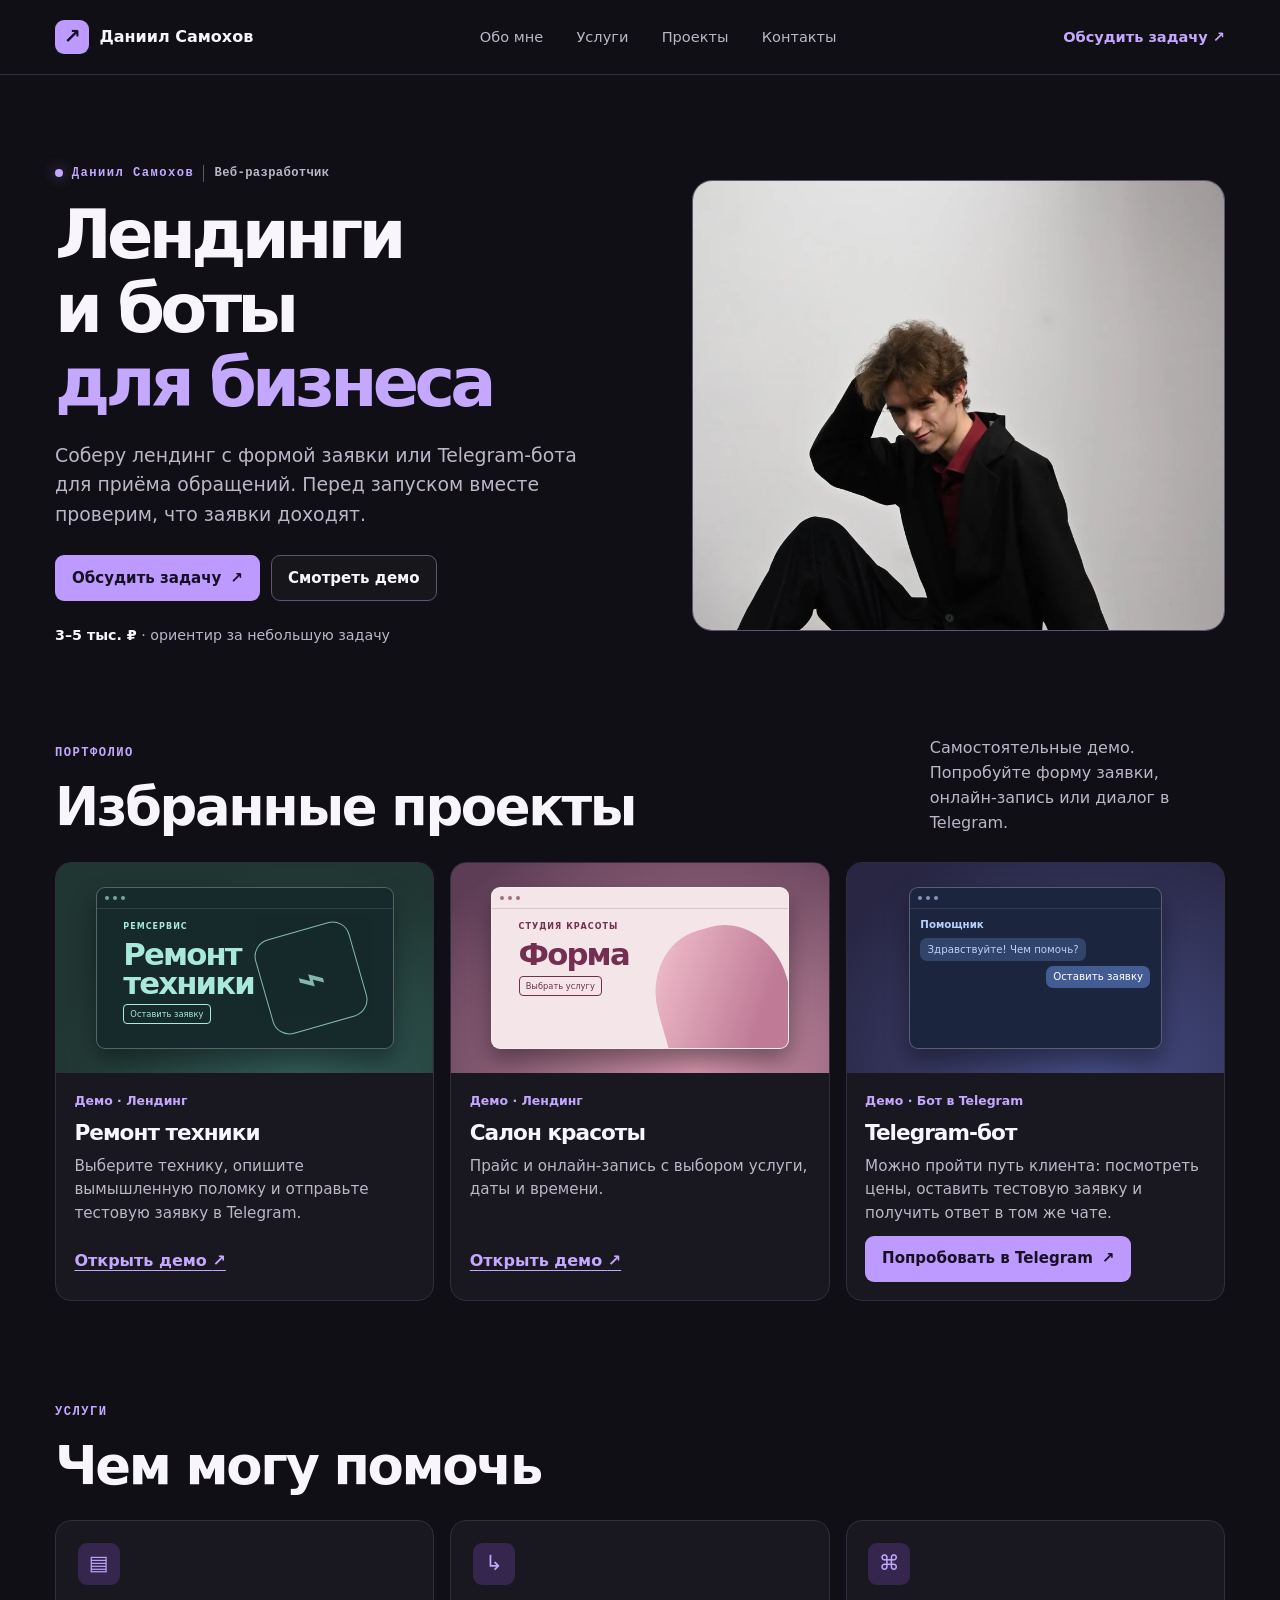
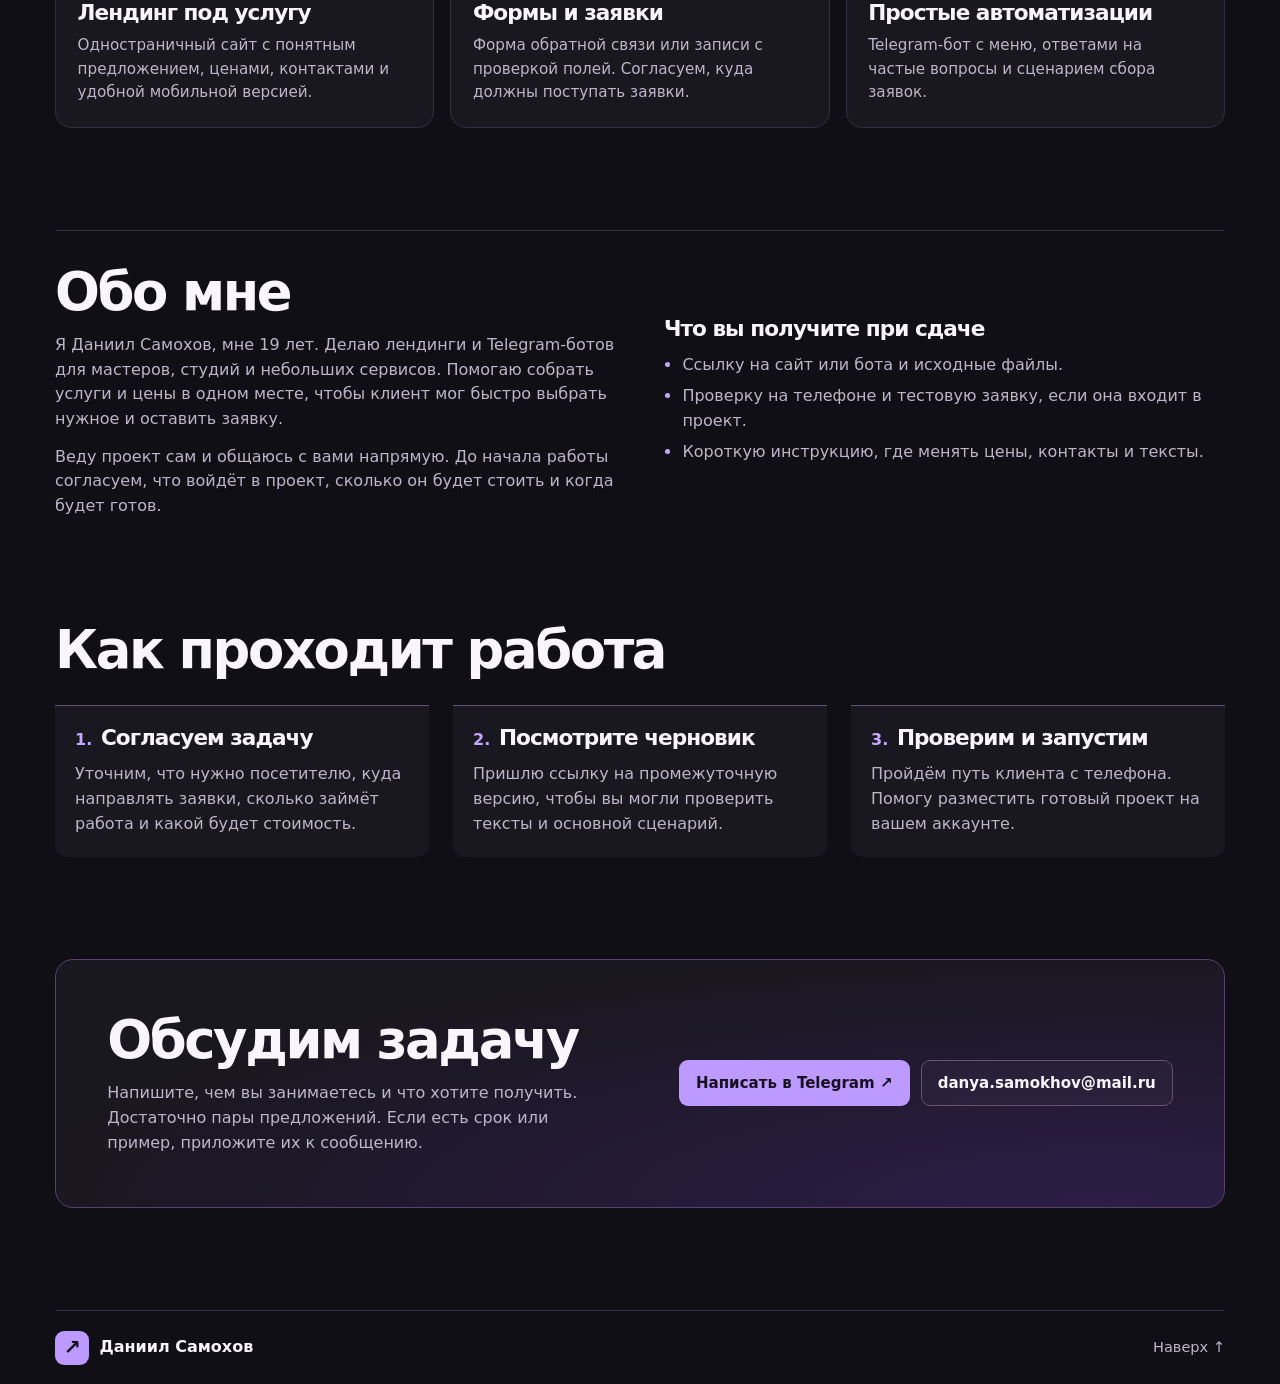
<file: index.html>
<!doctype html>
<html lang="ru">
<head>
  <meta charset="utf-8">
  <meta name="viewport" content="width=device-width, initial-scale=1">
  <meta name="description" content="Даниил Самохов, веб-разработчик. Лендинги, формы заявок и Telegram-боты для малого бизнеса. Демо проектов и контакты.">
  <meta name="theme-color" content="#100f15">
  <link rel="icon" type="image/png" href="assets/favicon.png">
  <title>Даниил Самохов — веб-разработчик</title>
  <link rel="stylesheet" href="assets/style.css">
  <script src="assets/contacts.js" defer></script>
  <script src="assets/site.js" defer></script>
</head>
<body id="top">
  <a class="skip" href="#main">Перейти к содержимому</a>
  <header class="header">
    <div class="wrap header-inner">
      <a class="brand" href="#top"><span class="brand-icon" aria-hidden="true">↗</span><span data-brand>Даниил Самохов</span></a>
      <nav aria-label="Основная навигация">
        <a href="#about">Обо мне</a><a href="#services">Услуги</a><a href="#projects">Проекты</a><a href="#contact">Контакты</a>
      </nav>
      <a class="header-cta" href="#contact">Обсудить задачу <span aria-hidden="true">↗</span></a>
    </div>
  </header>
  <main id="main" tabindex="-1">
    <section class="hero wrap" aria-labelledby="intro">
      <div class="hero-copy">
        <p class="eyebrow hero-identity"><span class="dot" aria-hidden="true"></span><span data-brand>Даниил Самохов</span><span class="hero-role">Веб-разработчик</span></p>
        <h1 id="intro">Лендинги и боты <em>для бизнеса</em></h1>
        <p>Соберу лендинг с формой заявки или Telegram-бота для приёма обращений. Перед запуском вместе проверим, что заявки доходят.</p>
        <div class="actions"><a class="button primary" href="#contact">Обсудить задачу <span aria-hidden="true">↗</span></a><a class="button secondary" href="#projects">Смотреть демо</a></div>
        <p class="budget"><strong>3–5 тыс. ₽</strong> <span>· ориентир за небольшую задачу</span></p>
      </div>
      <div class="hero-portrait">
        <img src="assets/daniil-samokhov.webp" alt="Даниил Самохов" width="933" height="1400" fetchpriority="high">
      </div>
    </section>

    <section class="wrap section" id="projects" aria-labelledby="project-title">
      <div class="section-head"><div><p class="eyebrow">ПОРТФОЛИО</p><h2 id="project-title">Избранные проекты</h2></div><p>Самостоятельные демо. Попробуйте форму заявки, онлайн-запись или диалог в Telegram.</p></div>
      <div class="projects">
        <article class="project">
          <div class="preview repair-preview" aria-hidden="true"><div class="mini-window"><div class="mini-toolbar"><i></i><i></i><i></i></div><div class="mini-content"><span class="mini-label">РЕМСЕРВИС</span><strong>Ремонт<br>техники</strong><span class="mini-button">Оставить заявку</span></div><span class="mini-shape">⌁</span></div></div>
          <div class="project-copy"><p class="status">Демо · Лендинг</p><h3>Ремонт техники</h3><p>Выберите технику, опишите вымышленную поломку и отправьте тестовую заявку в Telegram.</p><a href="demos/repair.html">Открыть демо <span aria-hidden="true">↗</span><span class="sr-only"> ремонта техники</span></a></div>
        </article>
        <article class="project">
          <div class="preview beauty-preview" aria-hidden="true"><div class="mini-window"><div class="mini-toolbar"><i></i><i></i><i></i></div><div class="mini-content"><span class="mini-label">СТУДИЯ КРАСОТЫ</span><strong>Форма</strong><span class="mini-button">Выбрать услугу</span></div><span class="mini-shape"></span></div></div>
          <div class="project-copy"><p class="status">Демо · Лендинг</p><h3>Салон красоты</h3><p>Прайс и онлайн-запись с выбором услуги, даты и времени.</p><a href="demos/beauty.html">Открыть демо <span aria-hidden="true">↗</span><span class="sr-only"> салона красоты</span></a></div>
        </article>
        <article class="project">
          <div class="preview bot-preview" aria-hidden="true"><div class="mini-window chat-window"><div class="mini-toolbar"><i></i><i></i><i></i></div><div class="mini-chat"><b>Помощник</b><span>Здравствуйте! Чем помочь?</span><span>Оставить заявку</span></div></div></div>
          <div class="project-copy"><p class="status">Демо · Бот в Telegram</p><h3>Telegram-бот</h3><p>Можно пройти путь клиента: посмотреть цены, оставить тестовую заявку и получить ответ в том же чате.</p><a class="button primary" href="https://t.me/DemoBot2007_bot">Попробовать в Telegram <span aria-hidden="true">↗</span></a></div>
        </article>
      </div>
    </section>

    <section class="wrap section" id="services" aria-labelledby="service-title">
      <div class="section-head"><div><p class="eyebrow">УСЛУГИ</p><h2 id="service-title">Чем могу помочь</h2></div></div>
      <div class="service-grid">
        <article><span class="service-icon" aria-hidden="true">▤</span><h3>Лендинг под услугу</h3><p>Одностраничный сайт с понятным предложением, ценами, контактами и удобной мобильной версией.</p></article>
        <article><span class="service-icon" aria-hidden="true">↳</span><h3>Формы и заявки</h3><p>Форма обратной связи или записи с проверкой полей. Согласуем, куда должны поступать заявки.</p></article>
        <article><span class="service-icon" aria-hidden="true">⌘</span><h3>Простые автоматизации</h3><p>Telegram-бот с меню, ответами на частые вопросы и сценарием сбора заявок.</p></article>
      </div>
    </section>

    <section class="wrap section about" id="about" aria-labelledby="about-title">
      <div>
        <h2 id="about-title">Обо мне</h2>
        <p>Я Даниил Самохов, мне 19 лет. Делаю лендинги и Telegram-ботов для мастеров, студий и небольших сервисов. Помогаю собрать услуги и цены в одном месте, чтобы клиент мог быстро выбрать нужное и оставить заявку.</p>
        <p>Веду проект сам и общаюсь с вами напрямую. До начала работы согласуем, что войдёт в проект, сколько он будет стоить и когда будет готов.</p>
      </div>
      <div><h3>Что вы получите при сдаче</h3><ul class="handoff-list"><li>Ссылку на сайт или бота и исходные файлы.</li><li>Проверку на телефоне и тестовую заявку, если она входит в проект.</li><li>Короткую инструкцию, где менять цены, контакты и тексты.</li></ul></div>
    </section>

    <section class="wrap section" aria-labelledby="process-title">
      <div class="section-head"><h2 id="process-title">Как проходит работа</h2></div>
      <ol class="process">
        <li><h3>Согласуем задачу</h3><p>Уточним, что нужно посетителю, куда направлять заявки, сколько займёт работа и какой будет стоимость.</p></li>
        <li><h3>Посмотрите черновик</h3><p>Пришлю ссылку на промежуточную версию, чтобы вы могли проверить тексты и основной сценарий.</p></li>
        <li><h3>Проверим и запустим</h3><p>Пройдём путь клиента с телефона. Помогу разместить готовый проект на вашем аккаунте.</p></li>
      </ol>
    </section>

    <section class="wrap section" id="contact" aria-labelledby="contact-title">
      <div class="contact-panel">
        <div><h2 id="contact-title">Обсудим задачу</h2><p>Напишите, чем вы занимаетесь и что хотите получить. Достаточно пары предложений. Если есть срок или пример, приложите их к сообщению.</p></div>
        <div class="contact-side">
          <div class="actions" id="contact-links" hidden></div>
          <p id="contact-note">Контакты пока не указаны.</p>
          <noscript><p>Включите JavaScript, чтобы показать настроенные контакты.</p></noscript>
        </div>
      </div>
    </section>
  </main>
  <footer class="wrap footer"><a class="brand" href="#top"><span class="brand-icon" aria-hidden="true">↗</span><span data-brand>Даниил Самохов</span></a><a href="#top">Наверх ↑</a></footer>
</body>
</html>
</file>
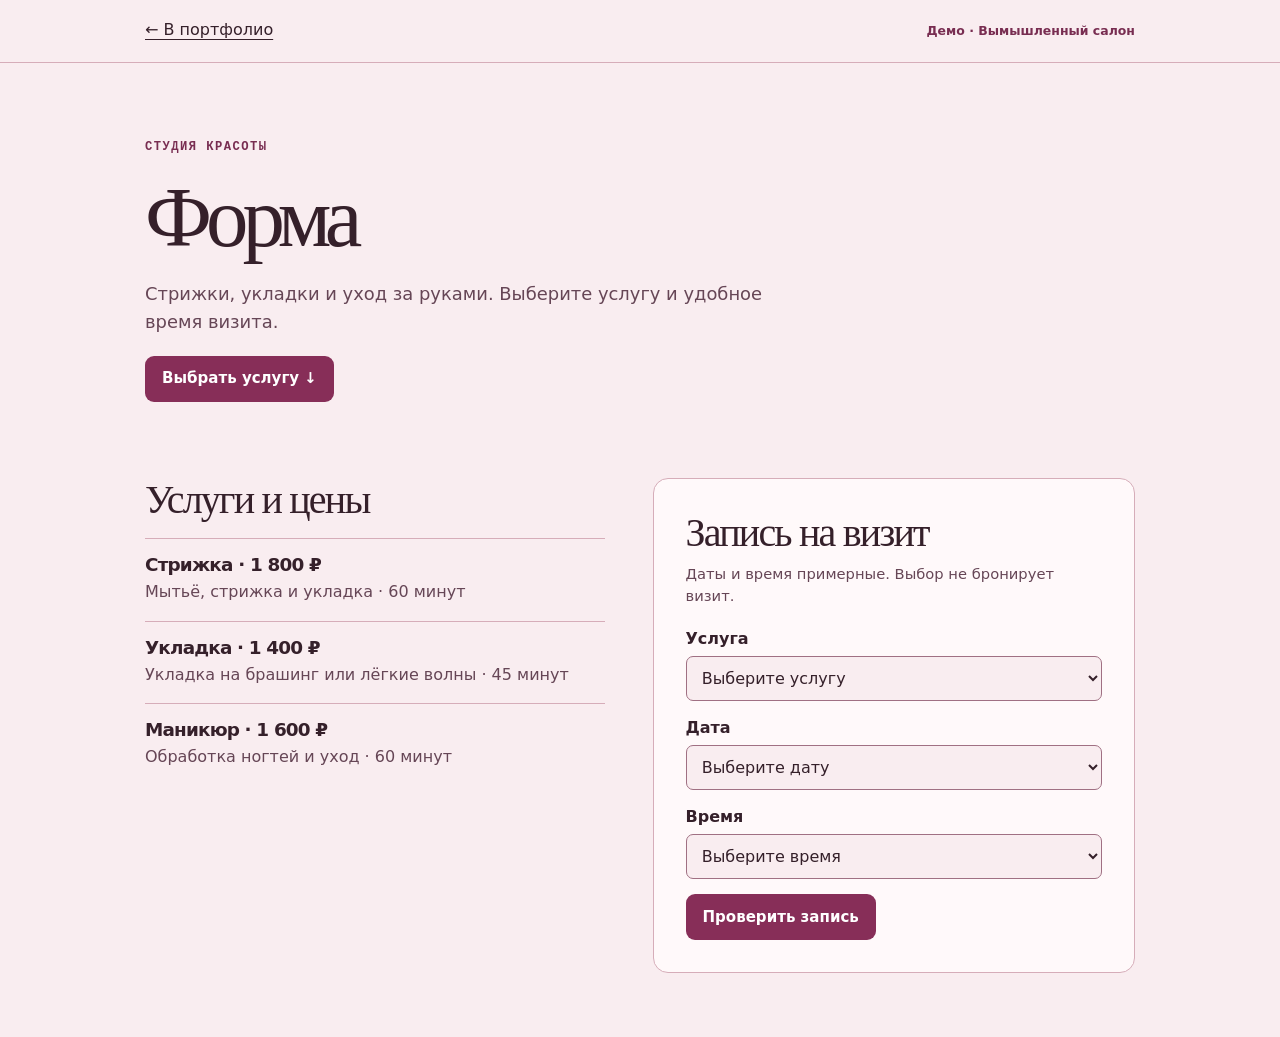
<file: demos/beauty.html>
<!doctype html>
<html lang="ru">
<head>
  <meta charset="utf-8">
  <meta name="viewport" content="width=device-width, initial-scale=1">
  <link rel="icon" type="image/png" href="../assets/favicon.png">
  <title>Форма — демо салона красоты</title>
  <link rel="stylesheet" href="../assets/style.css">
  <link rel="stylesheet" href="../assets/demo.css">
  <script src="../assets/forms.js" defer></script>
</head>
<body class="demo beauty">
  <a class="skip" href="#main">Перейти к содержимому</a>
  <header class="demo-bar"><div class="wrap"><a href="../index.html#projects">← В портфолио</a><p class="status">Демо · Вымышленный салон</p></div></header>
  <main id="main" tabindex="-1" class="wrap">
    <section class="demo-hero"><p class="eyebrow">СТУДИЯ КРАСОТЫ</p><h1>Форма</h1><p>Стрижки, укладки и уход за руками. Выберите услугу и удобное время визита.</p><a class="button primary" href="#booking">Выбрать услугу ↓</a></section>
    <div class="demo-columns">
      <section aria-labelledby="price"><h2 id="price">Услуги и цены</h2><ul class="offer-list"><li><h3>Стрижка · 1 800 ₽</h3><p>Мытьё, стрижка и укладка · 60 минут</p></li><li><h3>Укладка · 1 400 ₽</h3><p>Укладка на брашинг или лёгкие волны · 45 минут</p></li><li><h3>Маникюр · 1 600 ₽</h3><p>Обработка ногтей и уход · 60 минут</p></li></ul></section>
      <section class="form-card" id="booking" aria-labelledby="booking-title">
        <h2 id="booking-title">Запись на визит</h2><p class="notice" id="beauty-note">Даты и время примерные. Выбор не бронирует визит.</p>
        <noscript><p>Для проверки формы включите JavaScript.</p></noscript>
        <form class="demo-form" id="beauty-form" aria-describedby="beauty-note" hidden>
          <div class="field"><label for="service">Услуга</label><select id="service" name="service" required><option value="">Выберите услугу</option><option>Стрижка · 1 800 ₽</option><option>Укладка · 1 400 ₽</option><option>Маникюр · 1 600 ₽</option></select></div>
          <div class="field"><label for="date">Дата</label><select id="date" name="date" required><option value="">Выберите дату</option></select></div>
          <div class="field"><label for="time">Время</label><select id="time" name="time" required><option value="">Выберите время</option><option>10:00</option><option>13:30</option><option>16:00</option></select></div>
          <button class="button primary" type="submit">Проверить запись</button>
        </form>
        <div role="status" aria-atomic="true"><div id="receipt" class="receipt" hidden><strong id="receipt-title"></strong><p id="receipt-details"></p></div></div>
      </section>
    </div>
  </main>
</body>
</html>
</file>
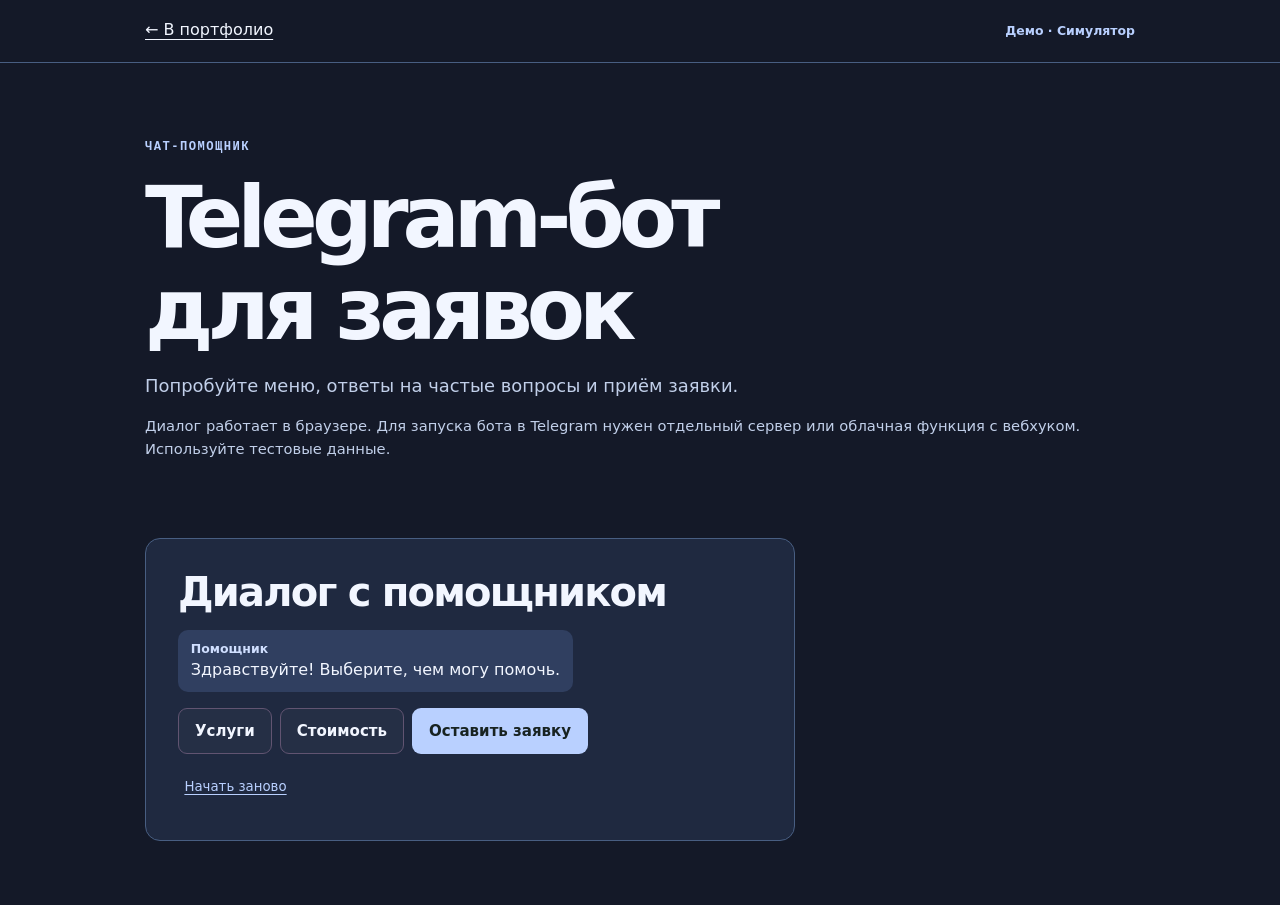
<file: demos/bot.html>
<!doctype html>
<html lang="ru">
<head>
  <meta charset="utf-8">
  <meta name="viewport" content="width=device-width, initial-scale=1">
  <link rel="icon" type="image/png" href="../assets/favicon.png">
  <title>Помощник — демо Telegram-бота</title>
  <link rel="stylesheet" href="../assets/style.css">
  <link rel="stylesheet" href="../assets/demo.css">
  <script src="../assets/bot.js" defer></script>
</head>
<body class="demo bot">
  <a class="skip" href="#main">Перейти к содержимому</a>
  <header class="demo-bar"><div class="wrap"><a href="../index.html#projects">← В портфолио</a><p class="status">Демо · Симулятор</p></div></header>
  <main id="main" tabindex="-1" class="wrap">
    <section class="demo-hero"><p class="eyebrow">ЧАТ-ПОМОЩНИК</p><h1>Telegram-бот для заявок</h1><p>Попробуйте меню, ответы на частые вопросы и приём заявки.</p><p class="notice" id="bot-note">Диалог работает в браузере. Для запуска бота в Telegram нужен отдельный сервер или облачная функция с вебхуком. Используйте тестовые данные.</p></section>
    <section class="chat-card" aria-labelledby="chat-title">
      <h2 id="chat-title">Диалог с помощником</h2>
      <noscript><p>Для запуска диалога включите JavaScript.</p></noscript>
      <div id="chat" aria-describedby="bot-note" hidden>
        <ol class="chat-log" id="messages" aria-label="Сообщения" role="log"></ol>
        <div class="chat-options" id="options">
          <button class="button secondary" type="button" data-choice="services">Услуги</button>
          <button class="button secondary" type="button" data-choice="price">Стоимость</button>
          <button class="button primary" type="button" data-choice="request">Оставить заявку</button>
        </div>
        <form class="bot-form" id="bot-form" hidden>
          <label>Кратко опишите задачу <input name="message" required minlength="5" maxlength="160" placeholder="Например, лендинг для мастерской"></label>
          <button class="button primary" type="submit">Проверить заявку</button>
        </form>
        <button class="chat-reset" type="button" id="reset">Начать заново</button>
      </div>
    </section>
  </main>
</body>
</html>
</file>
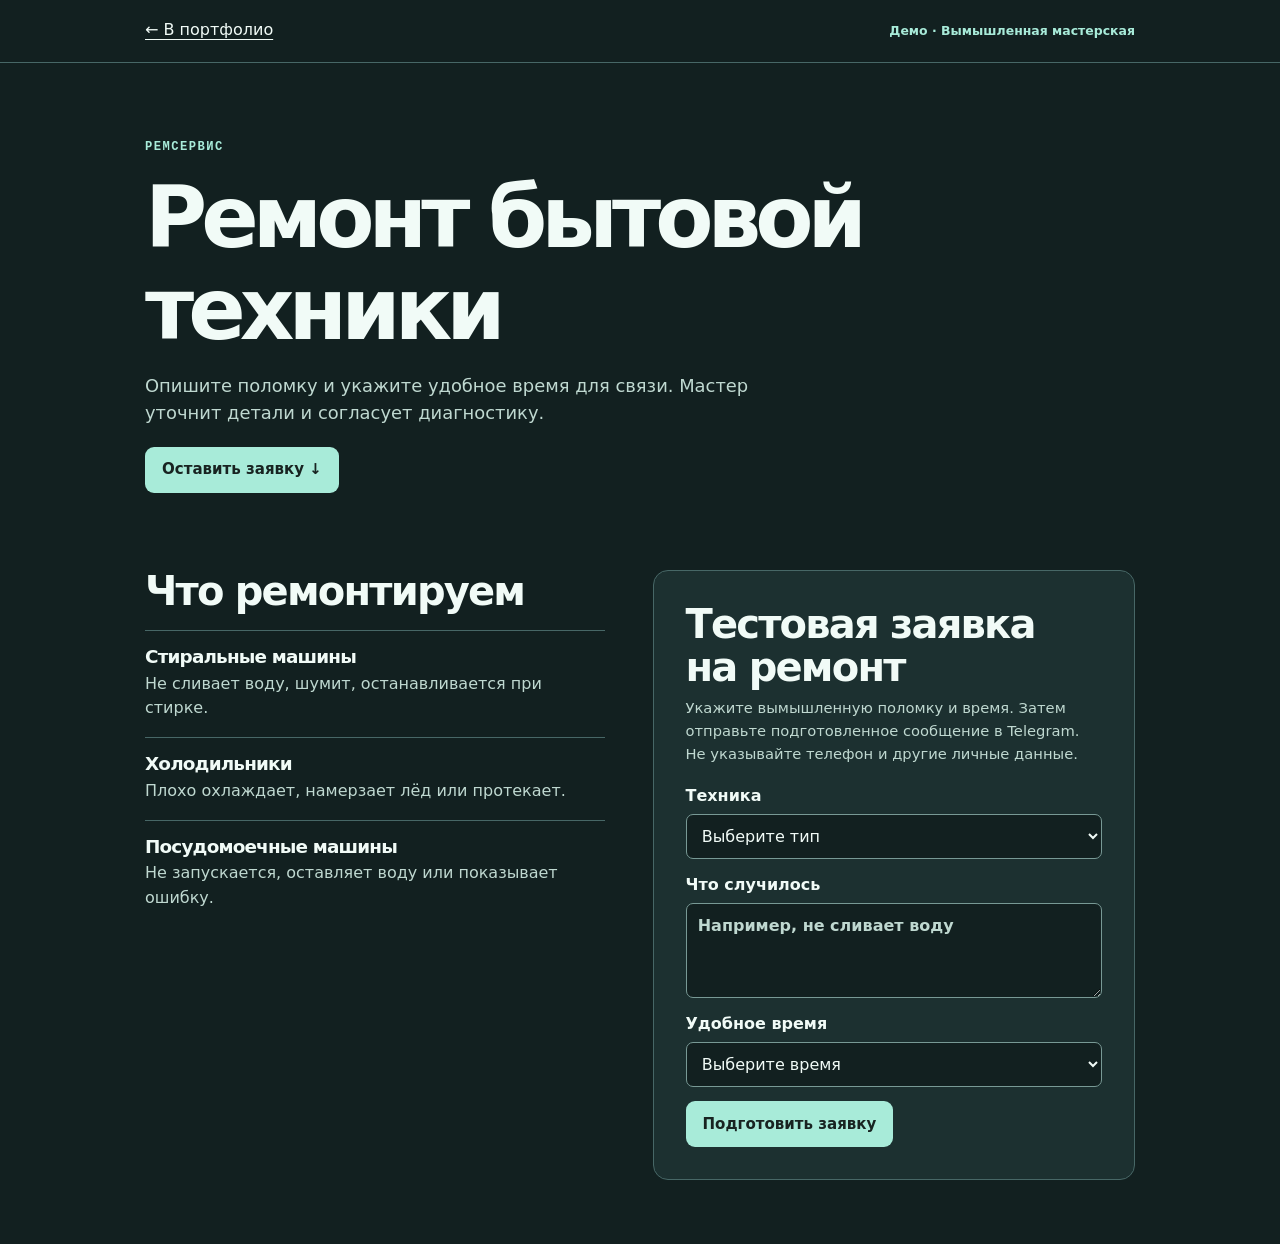
<file: demos/repair.html>
<!doctype html>
<html lang="ru">
<head>
  <meta charset="utf-8">
  <meta name="viewport" content="width=device-width, initial-scale=1">
  <link rel="icon" type="image/png" href="../assets/favicon.png">
  <title>Ремсервис — демо ремонта техники</title>
  <link rel="stylesheet" href="../assets/style.css">
  <link rel="stylesheet" href="../assets/demo.css">
  <script src="../assets/forms.js" defer></script>
</head>
<body class="demo">
  <a class="skip" href="#main">Перейти к содержимому</a>
  <header class="demo-bar"><div class="wrap"><a href="../index.html#projects">← В портфолио</a><p class="status">Демо · Вымышленная мастерская</p></div></header>
  <main id="main" tabindex="-1" class="wrap">
    <section class="demo-hero"><p class="eyebrow">РЕМСЕРВИС</p><h1>Ремонт бытовой техники</h1><p>Опишите поломку и укажите удобное время для связи. Мастер уточнит детали и согласует диагностику.</p><a class="button primary" href="#request">Оставить заявку ↓</a></section>
    <div class="demo-columns">
      <section aria-labelledby="offers"><h2 id="offers">Что ремонтируем</h2><ul class="offer-list"><li><h3>Стиральные машины</h3><p>Не сливает воду, шумит, останавливается при стирке.</p></li><li><h3>Холодильники</h3><p>Плохо охлаждает, намерзает лёд или протекает.</p></li><li><h3>Посудомоечные машины</h3><p>Не запускается, оставляет воду или показывает ошибку.</p></li></ul></section>
      <section class="form-card" id="request" aria-labelledby="request-title">
        <h2 id="request-title">Тестовая заявка на ремонт</h2><p class="notice" id="repair-note">Укажите вымышленную поломку и время. Затем отправьте подготовленное сообщение в Telegram. Не указывайте телефон и другие личные данные.</p>
        <noscript><p>Для проверки формы включите JavaScript.</p></noscript>
        <form class="demo-form" id="repair-form" aria-describedby="repair-note" hidden>
          <div class="field"><label for="device">Техника</label><select id="device" name="device" required><option value="">Выберите тип</option><option>Стиральная машина</option><option>Холодильник</option><option>Посудомоечная машина</option><option>Другая техника</option></select></div>
          <label>Что случилось <textarea name="issue" minlength="5" maxlength="300" required placeholder="Например, не сливает воду"></textarea></label>
          <div class="field"><label for="time">Удобное время</label><select id="time" name="time" required><option value="">Выберите время</option><option>Утро, 9:00–12:00</option><option>День, 12:00–17:00</option><option>Вечер, 17:00–20:00</option></select></div>
          <button class="button primary" type="submit">Подготовить заявку</button>
        </form>
        <div role="status" aria-atomic="true"><div id="receipt" class="receipt" hidden><strong id="receipt-title"></strong><p id="receipt-details"></p></div></div>
        <div class="repair-delivery" id="repair-delivery" hidden>
          <a class="button primary" id="repair-telegram" href="https://t.me/DemoBot2007_bot">Открыть бота в Telegram ↗</a>
          <p class="notice">В чате нажмите «Отправить». Бот подтвердит доставку, когда передаст заявку разработчику.</p>
          <details>
            <summary>Сообщение не появилось в чате?</summary>
            <p class="notice">Нажмите «Старт» в Telegram. Затем скопируйте текст целиком и отправьте боту.</p>
            <label for="repair-message">Текст для Telegram</label>
            <textarea id="repair-message" rows="4" readonly></textarea>
            <button class="button secondary" id="copy-repair" type="button">Скопировать текст</button>
            <p class="notice" id="copy-status" role="status"></p>
          </details>
        </div>
      </section>
    </div>
  </main>
</body>
</html>
</file>
<file: assets/style.css>
:root {
  color-scheme: dark;
  --bg: #100f15;
  --panel: #19171f;
  --line: #332d3e;
  --ink: #f8f6fc;
  --muted: #bcb6c8;
  --accent: #c4a8ff;
  --button: #bc9aff;
  font-family: "Inter", system-ui, sans-serif;
}
* { box-sizing: border-box; }
html { scroll-padding-top: 24px; }
body { margin: 0; background: var(--bg); color: var(--ink); line-height: 1.55; }
h1, h2, h3, p { margin: 0; }
h1, h2, h3 { line-height: 1.08; letter-spacing: -.045em; text-wrap: balance; }
h2 { font-size: clamp(2rem, 4.5vw, 3.3rem); }
h3 { font-size: 1.35rem; }
p { color: var(--muted); }
a { color: inherit; text-underline-offset: .22em; }
a:hover { color: var(--accent); }
:focus-visible { outline: 3px solid var(--accent); outline-offset: 4px; }
[hidden] { display: none !important; }
.sr-only { position: absolute; width: 1px; height: 1px; overflow: hidden; clip-path: inset(50%); white-space: nowrap; }
.skip { position: fixed; top: .6rem; left: .6rem; padding: .7rem 1rem; z-index: 10; background: var(--panel); transform: translateY(-160%); }
.skip:focus { transform: translateY(0); }
.wrap { width: min(1170px, calc(100% - 72px)); margin-inline: auto; }
.header { border-bottom: 1px solid var(--line); }
.header-inner, .footer { display: flex; align-items: center; justify-content: space-between; gap: 1.2rem; min-height: 74px; }
.brand { display: inline-flex; align-items: center; gap: .65rem; text-decoration: none; font-weight: 750; overflow-wrap: anywhere; }
.brand-icon { display: grid; place-items: center; flex: none; width: 34px; height: 34px; border-radius: 9px; color: #161021; background: var(--button); font-size: 1.28rem; }
nav { display: flex; gap: clamp(.75rem, 2.6vw, 2.2rem); flex-wrap: wrap; }
nav a, .header-cta, .footer > a:last-child { text-decoration: none; padding-block: .7rem; font-size: .91rem; color: var(--muted); }
.header-cta { color: var(--accent); font-weight: 700; }
.hero { display: grid; grid-template-columns: 1.12fr 1fr; align-items: center; gap: 2.5rem; padding-block: clamp(3.5rem, 7vw, 6.6rem); }
.eyebrow { display: flex; align-items: center; gap: .55rem; color: var(--accent); font: 700 .76rem/1.4 "IBM Plex Mono", ui-monospace, monospace; letter-spacing: .12em; margin-bottom: 1rem; }
.dot { width: 8px; height: 8px; border-radius: 50%; background: var(--accent); box-shadow: 0 0 14px #bc9aff80; }
h1 { font-size: clamp(2.65rem, 5.35vw, 5rem); letter-spacing: -.07em; }
h1 em { display: block; color: var(--accent); font-style: normal; }
.hero-copy > p:not(.eyebrow):not(.budget) { max-width: 34rem; margin-top: 1.35rem; font-size: clamp(1rem, 1.6vw, 1.18rem); }
.actions { display: flex; flex-wrap: wrap; gap: .7rem; }
.hero .actions { margin-top: 1.65rem; }
.button { display: inline-flex; align-items: center; justify-content: center; gap: .55rem; min-height: 46px; padding: .65rem 1rem; border: 1px solid transparent; border-radius: 9px; text-decoration: none; font-weight: 750; font-size: .94rem; }
.primary { color: #171021; background: var(--button); }
.primary:hover { color: #171021; background: #dbc6ff; }
.secondary { color: var(--ink); background: #ffffff07; border-color: #615471; }
.secondary:hover { background: #ffffff12; }
.budget { margin-top: 1.45rem; font-size: .89rem; }
.budget strong { color: var(--ink); }
.hero-identity { flex-wrap: wrap; }
.hero-role { color: var(--muted); letter-spacing: .03em; border-left: 1px solid #615471; padding-left: .65rem; }
.hero-portrait { position: relative; min-width: 0; aspect-ratio: 1.18; overflow: hidden; border: 1px solid #615471; border-radius: 20px; background: #292332; }
.hero-portrait img { display: block; width: 100%; height: 100%; object-fit: cover; object-position: center 48%; }
.section { margin-bottom: clamp(3.8rem, 8vw, 7rem); }
.section-head { display: flex; align-items: end; justify-content: space-between; gap: 1.3rem; margin-bottom: 1.65rem; }
.section-head > p { max-width: 29ch; }
.projects, .service-grid { display: grid; grid-template-columns: repeat(3, minmax(0, 1fr)); gap: 1rem; }
.project, .service-grid article { background: var(--panel); border: 1px solid var(--line); border-radius: 16px; }
.project { display: flex; flex-direction: column; overflow: hidden; }
.preview { height: clamp(145px, 17vw, 210px); display: grid; place-items: center; overflow: hidden; }
.repair-preview { --mini-bg: #172a2b; --mini-accent: #a8e9da; background: radial-gradient(ellipse at 65% 100%, #335d59, #203632 70%); }
.beauty-preview { --mini-bg: #f4e5e9; --mini-accent: #742e50; background: radial-gradient(ellipse at 65% 100%, #d797ad, #5d3d56 90%); }
.bot-preview { --mini-bg: #1b253d; --mini-accent: #b9d0ff; background: radial-gradient(ellipse at 65% 100%, #464e85, #282643 85%); }
.mini-window { position: relative; width: 79%; height: 77%; color: var(--mini-accent); background: var(--mini-bg); border: 1px solid #ffffff45; border-radius: 9px; box-shadow: 0 12px 25px #0006; overflow: hidden; }
.mini-toolbar { display: flex; gap: 4px; padding: 8px; border-bottom: 1px solid #80738445; }
.mini-toolbar i { width: 4px; height: 4px; border-radius: 50%; background: currentColor; opacity: .65; }
.mini-content { position: relative; z-index: 1; display: grid; justify-items: start; gap: .45rem; padding: .75rem 9%; }
.mini-label { font-size: .5rem; letter-spacing: .13em; font-weight: 750; }
.mini-content strong { font-size: clamp(1.2rem, 2.4vw, 2.3rem); letter-spacing: -.06em; line-height: .92; }
.mini-button { padding: .17rem .38rem; font-size: .52rem; border: 1px solid currentColor; border-radius: 4px; }
.mini-shape { position: absolute; right: 11%; bottom: 13%; width: 33%; aspect-ratio: 1; border: 1px solid currentColor; border-radius: 18%; display: grid; place-items: center; font-size: clamp(1.3rem, 4vw, 3rem); transform: rotate(-16deg); opacity: .75; }
.beauty-preview .mini-shape { height: 95%; width: 45%; bottom: -19%; right: -1%; border: 0; border-radius: 45% 45% 0 0; background: linear-gradient(125deg, #f6b9c9, #ad587a 70%); }
.chat-window { width: 67%; }
.mini-chat { display: grid; gap: .35rem; padding: .5rem .65rem; font-size: .64rem; }
.mini-chat span { width: fit-content; padding: .2rem .45rem; border-radius: 7px; background: #304569; }
.mini-chat span:last-child { justify-self: end; background: #435d94; color: #fff; }
.project-copy { display: flex; flex: 1; flex-direction: column; align-items: start; gap: .65rem; padding: 1.15rem; }
.status { color: var(--accent); font-size: .78rem; font-weight: 700; }
.project-copy > p:not(.status), .service-grid p { font-size: .95rem; }
.project-copy > a { margin-top: auto; }
.project-copy > a:not(.button) { color: var(--accent); font-weight: 750; display: inline-block; padding-block: .5rem; }
.service-grid article { padding: 1.35rem; }
.service-grid p { margin-top: .65rem; }
.service-icon { display: grid; place-items: center; width: 42px; height: 42px; border-radius: 9px; background: #34264d; color: var(--accent); font-size: 1.3rem; margin-bottom: 1rem; }
.about, .contact-panel { display: grid; grid-template-columns: 1fr 1fr; align-items: center; gap: 1.6rem 3rem; }
.about { border-top: 1px solid var(--line); padding-top: 2rem; }
.about h2 + p, .about p + p, .contact-panel h2 + p { margin-top: .8rem; }
.handoff-list { margin: .8rem 0 0; padding-left: 1.15rem; color: var(--muted); }
.handoff-list li + li { margin-top: .4rem; }
.handoff-list li::marker, .process li::marker { color: var(--accent); font-weight: 700; }
.process { display: grid; grid-template-columns: repeat(3, minmax(0, 1fr)); gap: 1.5rem; padding-left: 0; margin: 0; }
.process li { list-style-position: inside; padding: 1.25rem; border-top: 1px solid #615471; background: var(--panel); border-radius: 0 0 12px 12px; }
.process h3 { display: inline; margin-left: .2rem; }
.process p { margin-top: .6rem; }
.contact-side a { max-width: 100%; overflow-wrap: anywhere; }
.contact-panel { background: radial-gradient(ellipse at 90% 100%, #2d1d47, transparent 75%), var(--panel); border: 1px solid #57436e; border-radius: 18px; padding: clamp(1.3rem, 4vw, 3.25rem); }
.contact-side { justify-self: end; }
.footer { border-top: 1px solid var(--line); }
@media (max-width: 1000px) {
  .hero { gap: 1.3rem; }
  h1 { font-size: clamp(2.65rem, 5.6vw, 4.2rem); }
}
@media (max-width: 760px) {
  .wrap { width: calc(100% - 40px); }
  .header-inner { flex-wrap: wrap; gap: .3rem 1rem; padding-block: .65rem; }
  .header-cta { display: none; }
  nav { width: 100%; gap: .1rem 1rem; }
  .hero { grid-template-columns: 1fr; padding-top: 2.6rem; }
  .hero-portrait { aspect-ratio: 1.25; max-height: 450px; }
  .hero-portrait img { object-position: center 58%; }
  .projects, .service-grid, .process { grid-template-columns: 1fr; }
  .preview { height: clamp(170px, 38vw, 245px); }
  .mini-window { max-width: 345px; }
  .mini-content strong { font-size: clamp(1.7rem, 5vw, 2.65rem); }
  .section-head { align-items: start; flex-direction: column; }
  .about, .contact-panel { grid-template-columns: 1fr; }
  .contact-side { justify-self: start; }
}
@media (max-width: 380px) {
  .wrap { width: calc(100% - 32px); }
  h1 { font-size: 2.35rem; }
}
</file>
<file: assets/demo.css>
.demo { --field-border: #789995; --bg: #122020; --panel: #1c3030; --line: #476766; --ink: #f1fbf7; --muted: #bfd8d0; --accent: #a8ebd9; --button: #a8ebd9; }
.demo.beauty { --field-border: #a07083; color-scheme: light; --bg: #f9edf0; --panel: #fff9fa; --line: #d6adb9; --ink: #35202a; --muted: #664656; --accent: #782d51; --button: #872e58; }
.demo.bot { --field-border: #7589aa; --bg: #141928; --panel: #1f2940; --line: #485e82; --ink: #f2f6ff; --muted: #c1cfe9; --accent: #b9d0ff; --button: #b9d0ff; }
.demo .brand-icon, .demo .primary { color: #182321; }
.beauty .brand-icon, .beauty .primary { color: white; }
.demo .primary:hover { filter: brightness(1.12); background: var(--button); }
.demo .wrap { max-width: 990px; }
.demo-bar { border-bottom: 1px solid var(--line); }
.demo-bar .wrap { display: flex; flex-wrap: wrap; align-items: center; justify-content: space-between; gap: .4rem 1rem; padding-block: .85rem; }
.demo-bar a { display: inline-block; padding-block: .3rem; }
.demo-hero { padding-block: clamp(2.6rem, 6vw, 5.4rem); }
.demo-hero h1 { max-width: 17ch; font-size: clamp(2.45rem, 7vw, 5.3rem); }
.beauty h1, .beauty h2 { font-family: "Instrument Serif", Georgia, serif; font-weight: 500; }
.demo-hero h1 + p { margin-top: 1rem; max-width: 55ch; font-size: 1.12rem; }
.demo-hero .button { margin-top: 1.25rem; }
.demo-hero .notice { margin-top: 1rem; }
.notice { font-size: .92rem; color: var(--muted); }
.demo-columns { display: grid; grid-template-columns: 1fr 1.05fr; align-items: start; gap: clamp(1.2rem, 4vw, 3rem); margin-bottom: 4rem; }
.demo h2 { font-size: clamp(1.7rem, 4.5vw, 2.5rem); }
.demo h3 { font-size: 1.15rem; }
.offer-list { list-style: none; padding: 0; margin: 1.05rem 0 0; }
.offer-list li { padding-block: 1rem; border-top: 1px solid var(--line); }
.offer-list li p { margin-top: .3rem; }
.form-card, .chat-card { padding: clamp(1rem, 4vw, 2rem); background: var(--panel); border: 1px solid var(--line); border-radius: 15px; min-width: 0; }
.form-card h2 + p { margin-top: .5rem; }
.demo-form { display: grid; gap: .9rem; margin-top: 1.15rem; }
.demo-form label { font-weight: 650; }
.demo-form label, .demo-form .field { display: grid; gap: .3rem; }
input, select, textarea { width: 100%; min-height: 45px; border: 1px solid var(--field-border); border-radius: 7px; padding: .65rem .7rem; font: inherit; color: var(--ink); background: var(--bg); }
::placeholder { color: var(--muted); opacity: 1; }
textarea { resize: vertical; min-height: 95px; }
button { cursor: pointer; font-family: inherit; }
.demo-form .button { justify-self: start; }
.receipt { overflow-wrap: anywhere; padding: .85rem; background: var(--bg); border: 1px solid var(--line); border-radius: 8px; }
.receipt strong { display: block; margin-bottom: .2rem; color: var(--ink); }
.repair-delivery { display: grid; gap: .65rem; justify-items: start; margin-top: .85rem; }
.repair-delivery details { width: 100%; }
.repair-delivery summary { cursor: pointer; color: var(--accent); }
.repair-delivery details > :not(summary) { margin-top: .55rem; }
.repair-delivery label { display: block; }
.chat-card { max-width: 650px; margin-bottom: 4rem; }
.chat-card h2 { margin-bottom: 1rem; }
.chat-log { display: flex; flex-direction: column; gap: .65rem; list-style: none; padding: 0; margin: 0 0 1rem; }
.chat-log li { padding: .55rem .8rem; max-width: 88%; width: fit-content; background: #303f60; color: var(--ink); border-radius: 10px; overflow-wrap: anywhere; }
.chat-log .visitor { align-self: end; background: #405884; }
.chat-log b { display: block; color: #d0dfff; font-size: .78rem; }
.chat-options { display: flex; flex-wrap: wrap; gap: .5rem; }
.bot-form { display: flex; gap: .65rem; flex-wrap: wrap; margin-top: 1rem; }
.bot-form label { flex: 1 1 245px; }
.bot-form .button { align-self: end; }
.chat-reset { background: transparent; border: 0; color: var(--accent); text-decoration: underline; text-underline-offset: 3px; min-height: 44px; padding: .45rem .4rem; margin-top: .65rem; }
@media (max-width: 660px) {
  .demo-columns { grid-template-columns: 1fr; }
}
</file>
